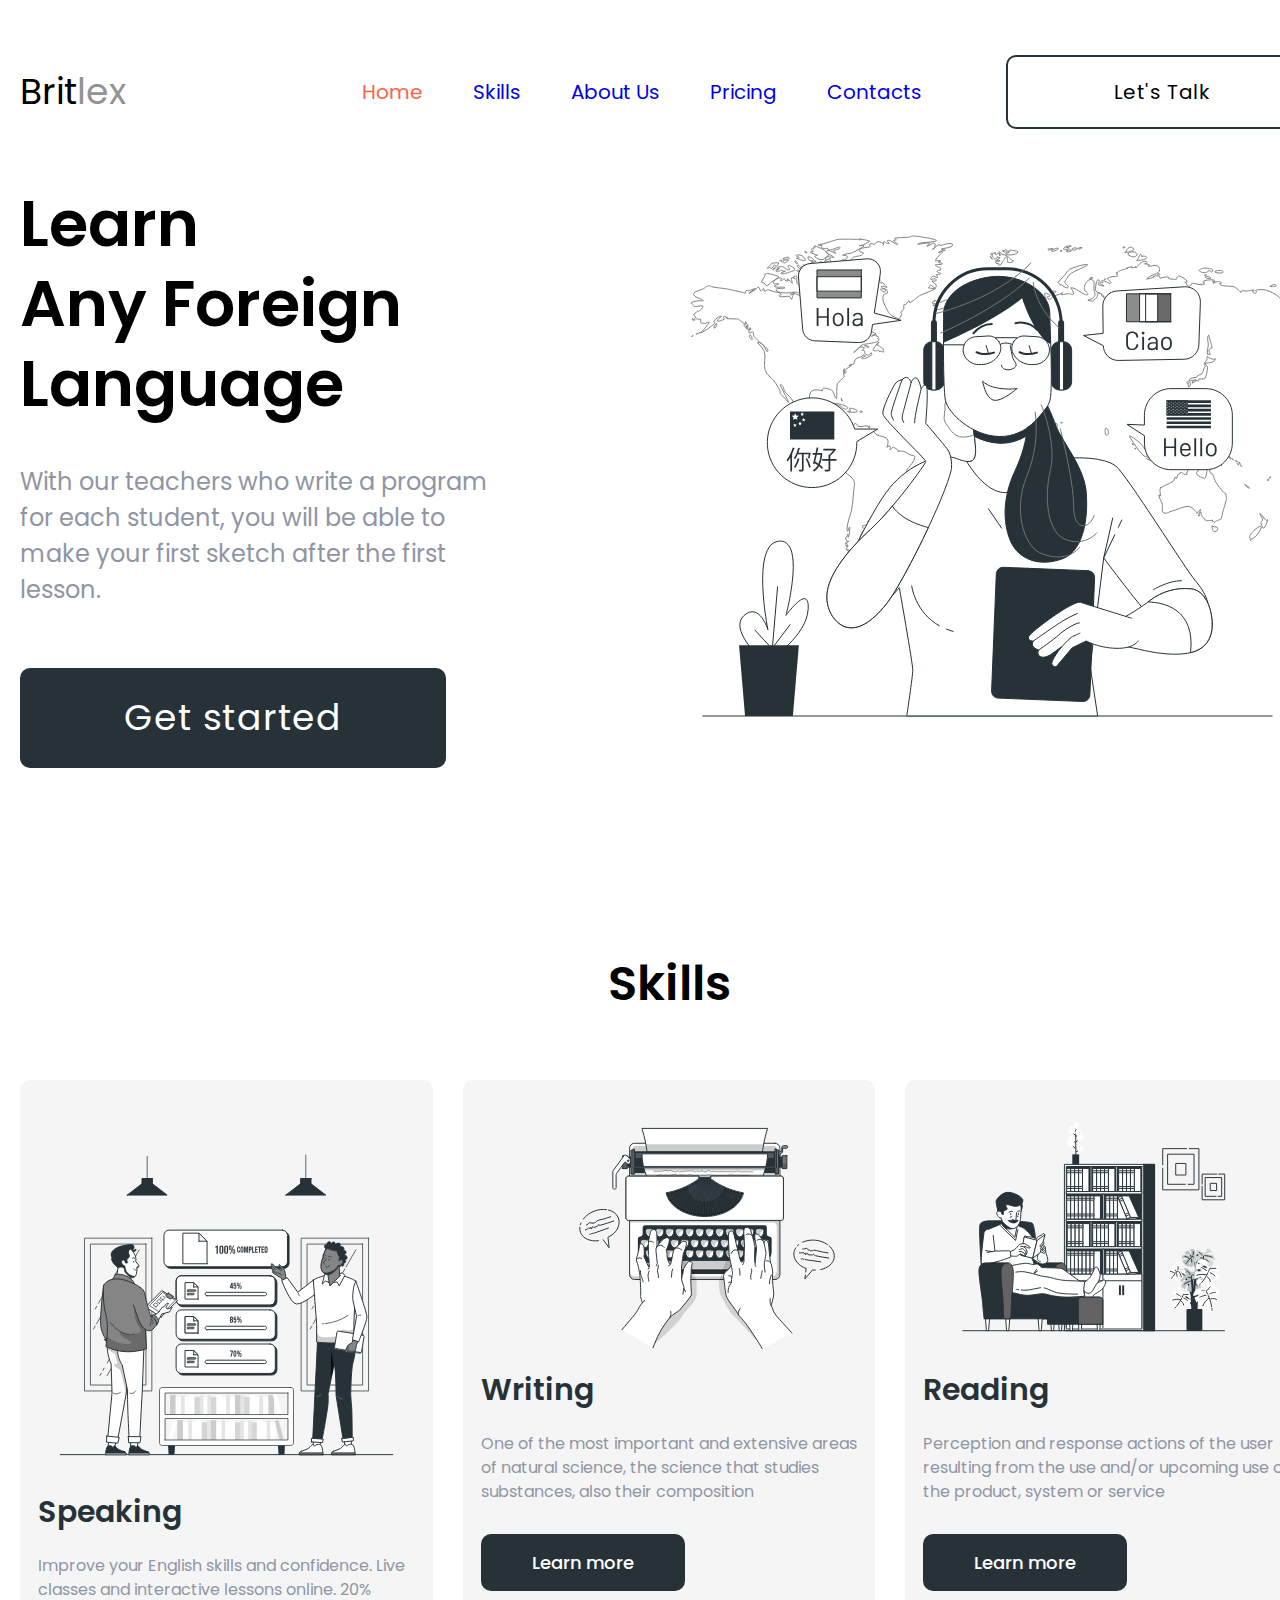
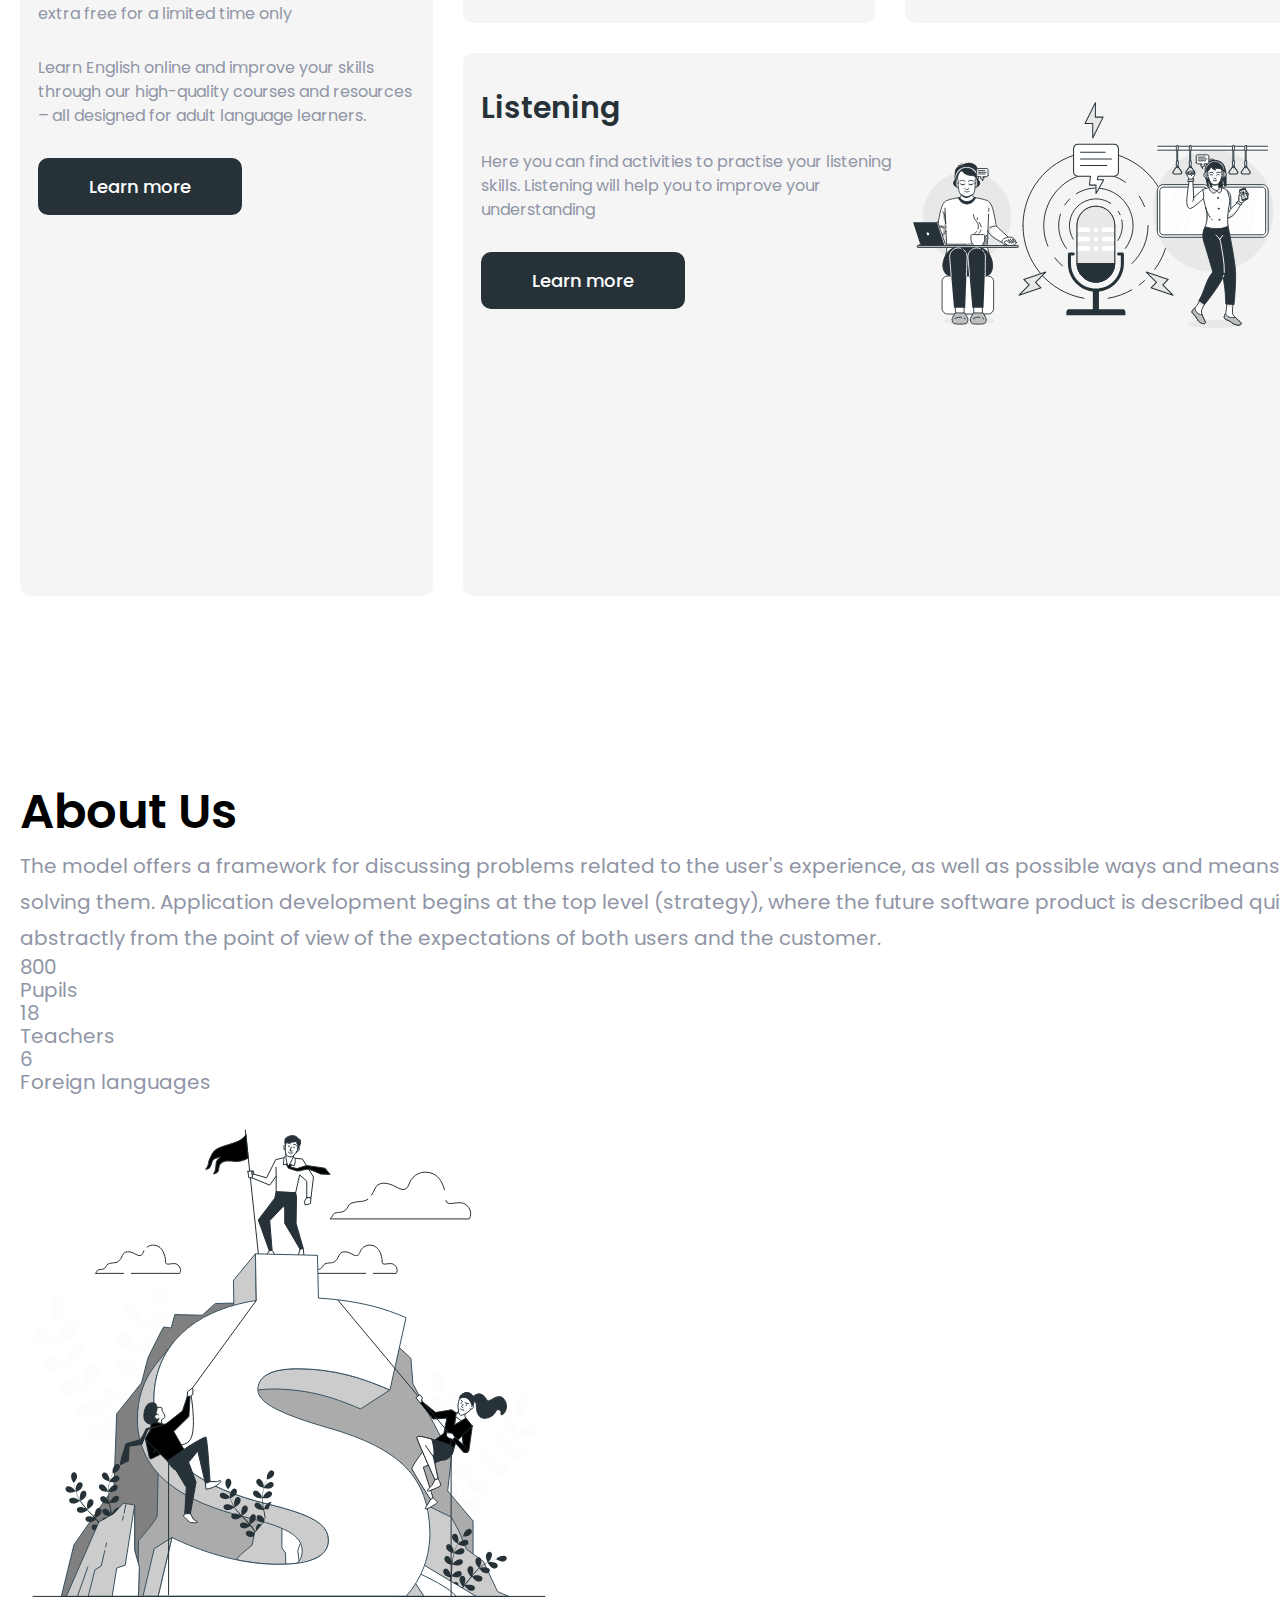
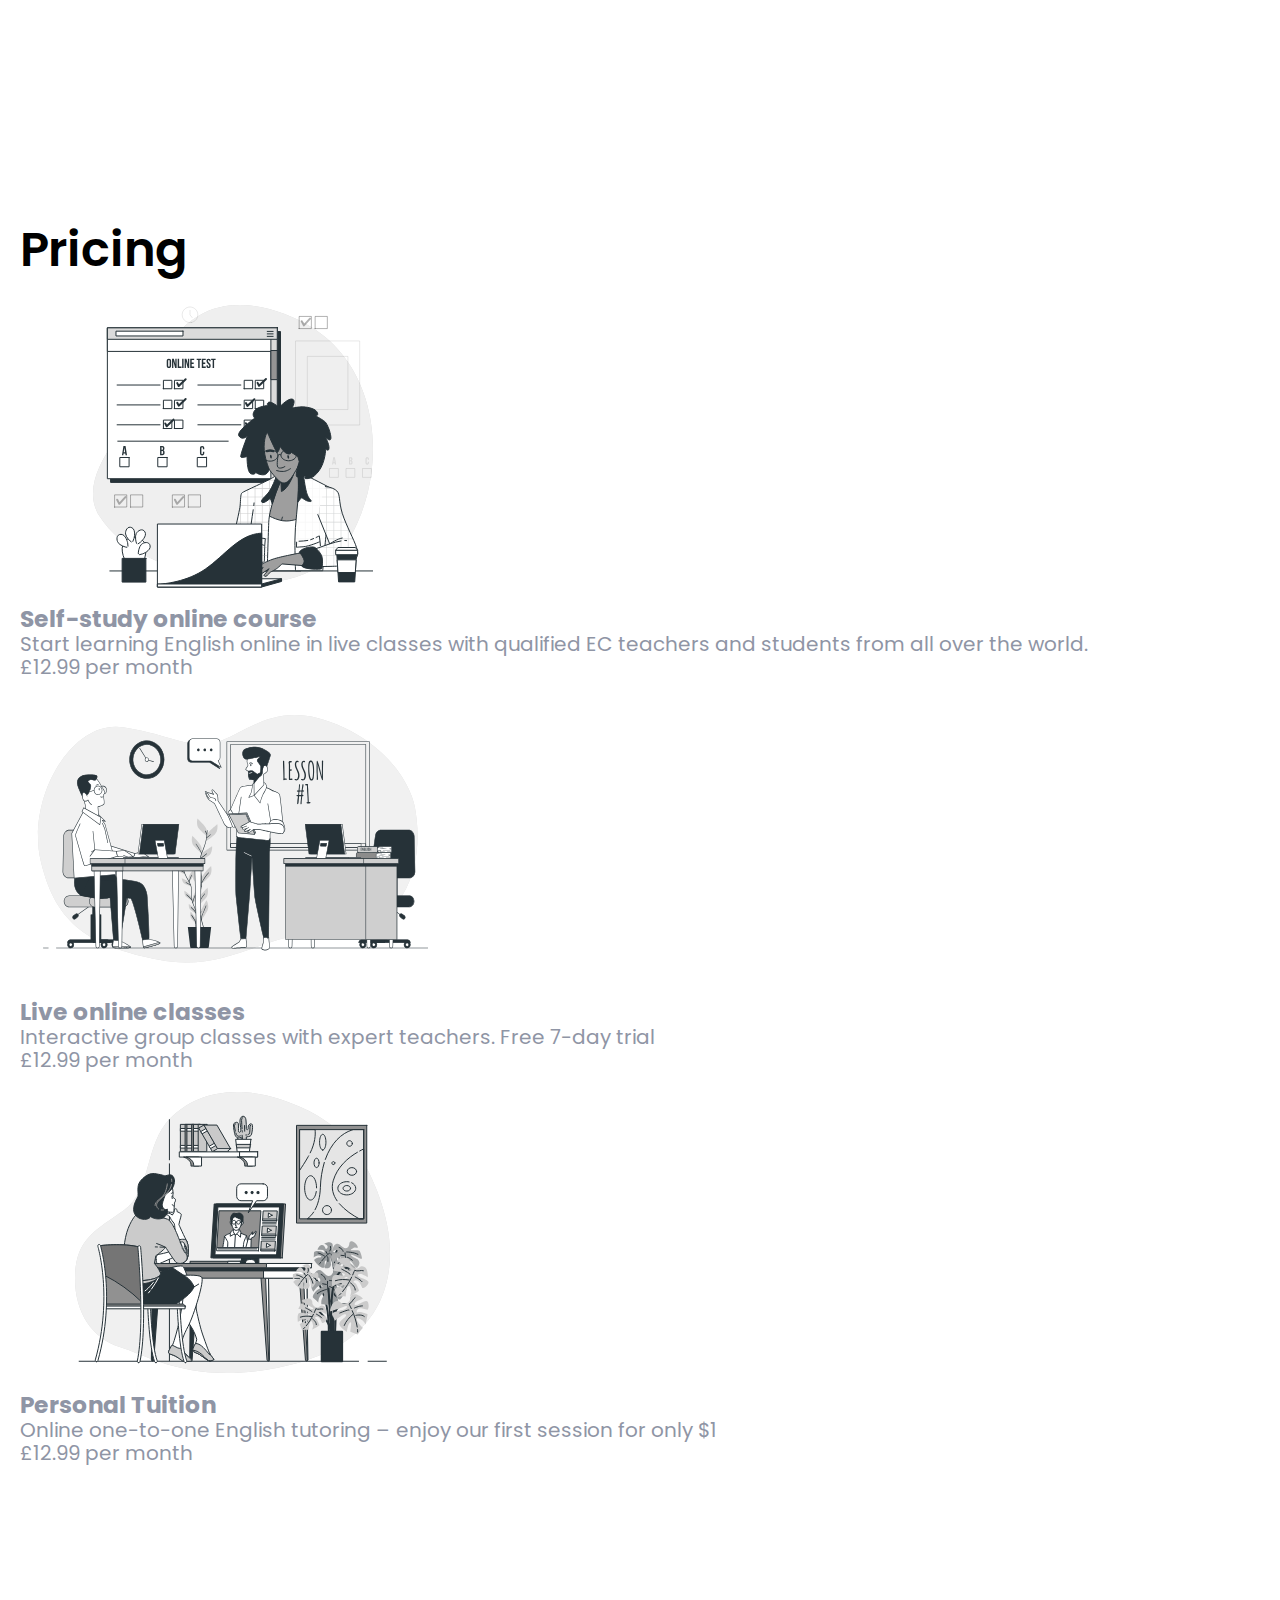
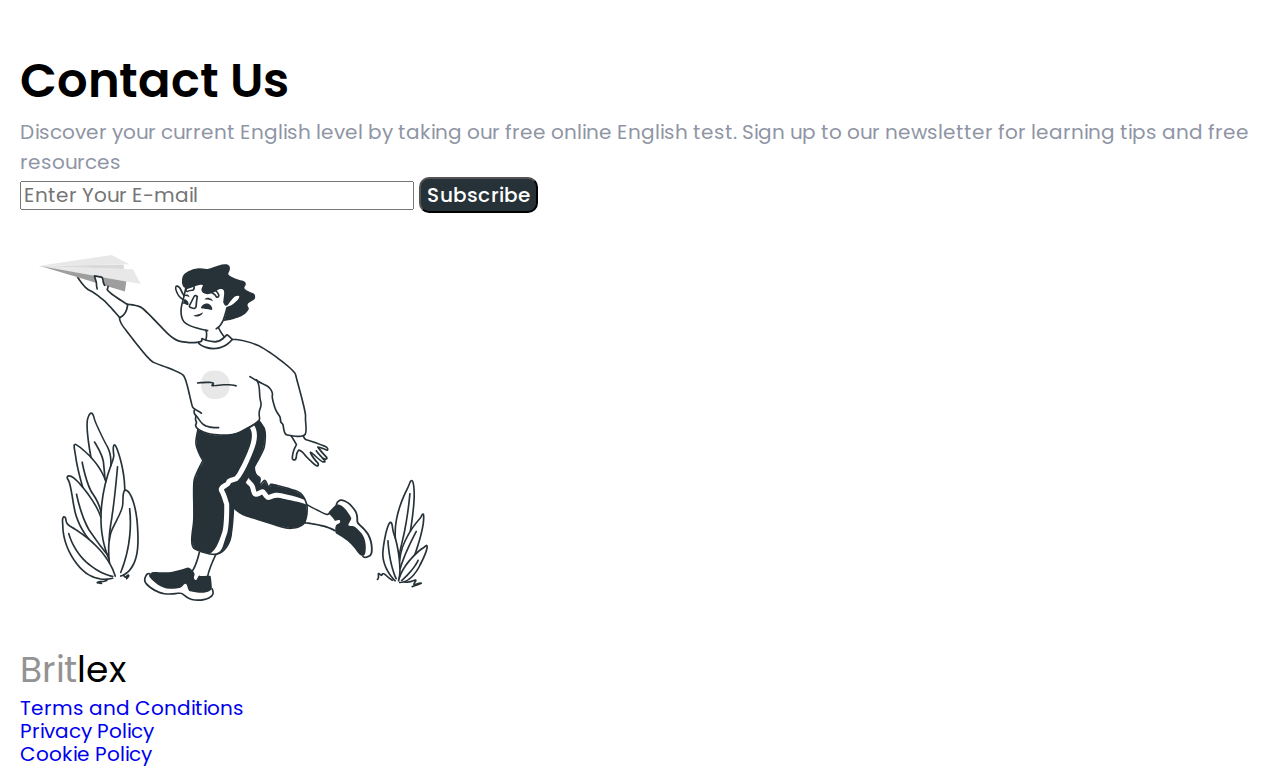
<file: index.html>
<!DOCTYPE html>
<html lang="en">
  <head>
    <meta charset="UTF-8" />
    <meta http-equiv="X-UA-Compatible" content="IE=edge" />
    <meta name="viewport" content="width=device-width, initial-scale=1.0" />
    <title>Britlex</title>
    <link rel="preconnect" href="https://fonts.googleapis.com" />
    <link rel="preconnect" href="https://fonts.gstatic.com" crossorigin />
    <link
      href="https://fonts.googleapis.com/css2?family=Poppins:wght@400;500;600&display=swap"
      rel="stylesheet"
    />
    <link
      rel="stylesheet"
      href="https://cdnjs.cloudflare.com/ajax/libs/modern-normalize/1.1.0/modern-normalize.css"
      integrity="sha512-Y0MM+V6ymRKN2zStTqzQ227DWhhp4Mzdo6gnlRnuaNCbc+YN/ZH0sBCLTM4M0oSy9c9VKiCvd4Jk44aCLrNS5Q=="
      crossorigin="anonymous"
      referrerpolicy="no-referrer"
    />
    <link rel="stylesheet" href="./css/style.css" />
  </head>

  <body>
    <!-- Header -->
    <header class="header navigation">
      <div class="container header-container">
        <a href="./index.html" class="link logo"
          >Brit<span class="logo-part">lex</span></a
        >
        <nav class="header-nav">
          <ul class="header-list">
            <li class="header-list-item">
              <a href="./index.html" class="header-list-link link current"
                >Home</a
              >
            </li>
            <li class="header-list-item">
              <a href="./portfolio.html" class="header-list-link link"
                >Skills</a
              >
            </li>
            <li class="header-list-item">
              <a href="#" class="header-list-link link">About Us</a>
            </li>
            <li class="header-list-item">
              <a href="#" class="header-list-link link">Pricing</a>
            </li>
            <li class="header-list-item">
              <a href="#" class="header-list-link link">Contacts</a>
            </li>
          </ul>
        </nav>
        <button type="button" class="header-btn">Let's Talk</button>
      </div>
    </header>
    <main>
      <!-- Hero -->
      <section class="hero indent">
        <div class="container hero-container">
          <div class="hero-container-info">
            <h1 class="hero-title">
              Learn<br />
              Any Foreign Language
            </h1>
            <p class="hero-descr">
              With our teachers who write a program for each student, you will
              be able to make your first sketch after the first lesson.
            </p>
            <button type="button" class="hero-btn">Get started</button>
          </div>
          <img
            class="hero-img"
            src="./img/learning-languages.svg"
            alt="Girl listening audio"
            width="654"
            height="510"
          />
        </div>
      </section>
      <!-- Skills -->
      <section class="skills indent">
        <div class="container">
          <h2 class="section-title skills-title">Skills</h2>
          <ul class="skills-list list">
            <li class="skills-list-item skills-speaking">
              <div class="speaking">
                <img
                  class="skills-list-img"
                  src="./img/shared-goals-bro-1.svg"
                  alt="Two people are talking"
                  width="390"
                  height="390"
                />
                <h3 class="skills-list-title">Speaking</h3>
                <p class="skills-list-descr">
                  Improve your English skills and confidence. Live classes and
                  interactive lessons online. 20% extra free for a limited time
                  only
                </p>
                <p class="skills-list-descr">
                  Learn English online and improve your skills through our
                  high-quality courses and resources – all designed for adult
                  language learners.
                </p>
                <a class="skills-list-link link" href="#">Learn more</a>
              </div>
            </li>
            <li class="skills-list-item skills-writting">
              <div class="writting">
                <img
                  class="skills-list-img"
                  src="./img/typewriter-bro-1.svg"
                  alt="Man typing on the keyboard"
                  width="390"
                  height="264"
                />
                <h3 class="skills-list-title">Writing</h3>
                <p class="skills-list-descr">
                  One of the most important and extensive areas of natural
                  science, the science that studies substances, also their
                  composition
                </p>
                <a class="skills-list-link link" href="#">Learn more</a>
              </div>
            </li>
            <li class="skills-list-item skills-reading">
              <div class="reading">
                <img
                  class="skills-list-img"
                  src="./img/house-bookshelves-bro-1.svg"
                  alt="Man reading a book"
                  width="390"
                  height="255"
                />
                <h3 class="skills-list-title">Reading</h3>
                <p class="skills-list-descr">
                  Perception and response actions of the user resulting from the
                  use and/or upcoming use of the product, system or service
                </p>
                <a class="skills-list-link link" href="#">Learn more</a>
              </div>
            </li>
            <li class="skills-list-item skills-listening">
              <div class="listening">
                <img
                  class="skills-list-img"
                  src="./img/podcast-audience-bro-1.svg"
                  alt="People listening to music"
                  width="408"
                  height="274"
                />
                <div>
                  <h3 class="skills-list-title">Listening</h3>
                  <p class="skills-list-descr">
                    Here you can find activities to practise your listening
                    skills. Listening will help you to improve your
                    understanding
                  </p>
                  <a class="skills-list-link link" href="#">Learn more</a>
                </div>
              </div>
            </li>
          </ul>
        </div>
      </section>
      <!-- About -->
      <section class="about indent">
        <div class="container about-container">
          <div>
            <h2 class="section-title about-title">About Us</h2>
            <p class="about-descr">
              The model offers a framework for discussing problems related to
              the user's experience, as well as possible ways and means of
              solving them. Application development begins at the top level
              (strategy), where the future software product is described quite
              abstractly from the point of view of the expectations of both
              users and the customer.
            </p>
            <ul class="about-list list">
              <li class="about-list-item">
                <span class="about-list-amount">800</span>
                <p class="about-list-text">Pupils</p>
              </li>
              <li class="about-list-item">
                <span class="about-list-amount">18</span>
                <p class="about-list-text">Teachers</p>
              </li>
              <li class="about-list-item">
                <span class="about-list-amount">6</span>
                <p class="about-list-text">Foreign languages</p>
              </li>
            </ul>
          </div>

          <img
            class="about-img"
            src="./img/business-competition-bro-1.svg"
            alt="business-competition"
            width="540"
            height="540"
          />
        </div>
      </section>
      <!-- Pricing -->
      <section class="pricing indent">
        <div class="container">
          <h2 class="section-title">Pricing</h2>
          <ul class="pricing-list list">
            <li class="pricing-list-item">
              <img
                class="pricing-list-img"
                src="./img/online.svg"
                alt="Online course"
                width="426"
                height="320"
              />
              <h3 class="pricing-list-title">Self-study online course</h3>
              <p class="pricing-list-descr">
                Start learning English online in live classes with qualified EC
                teachers and students from all over the world.
              </p>
              <div class="pricing-list-group">
                <span class="pricing-list-value">£12.99</span>
                <span class="pricing-list-period">per month</span>
              </div>
            </li>
            <li class="pricing-list-item">
              <img
                class="pricing-list-img"
                src="./img/lesson.svg"
                alt="Online classes"
                width="426"
                height="320"
              />
              <h3 class="pricing-list-title">Live online classes</h3>
              <p class="pricing-list-descr">
                Interactive group classes with expert teachers. Free 7-day trial
              </p>
              <div class="pricing-list-group">
                <span class="pricing-list-value">£12.99</span>
                <span class="pricing-list-period">per month</span>
              </div>
            </li>
            <li class="pricing-list-item">
              <img
                class="pricing-list-img"
                src="./img/webinar.svg"
                alt="Online webinar"
                width="426"
                height="320"
              />
              <h3 class="pricing-list-title">Personal Tuition</h3>
              <p class="pricing-list-descr">
                Online one-to-one English tutoring – enjoy our first session for
                only $1
              </p>
              <div class="pricing-list-group">
                <span class="pricing-list-value">£12.99</span>
                <span class="pricing-list-period">per month</span>
              </div>
            </li>
          </ul>
        </div>
      </section>
      <!-- Contacts Us -->
      <section class="contacts">
        <div class="container contacts-container">
          <div class="contacts-info">
            <h2 class="section-title">Contact Us</h2>
            <p class="contacts-descr">
              Discover your current English level by taking our free online
              English test. Sign up to our newsletter for learning tips and free
              resources
            </p>
            <form class="contacts-form" action="#">
              <input
                class="contacts-input"
                placeholder="Enter Your E-mail"
                type="text"
              />
              <button class="contacts-btn" type="submit">Subscribe</button>
            </form>
          </div>
          <img
            class="contacts-img"
            src="./img/contact.svg"
            alt="boy with planer"
            width="425"
            height="430"
          />
        </div>
      </section>
    </main>
    <footer class="footer navigation">
      <div class="container footer-container">
        <a class="link logo" href="#"><span class="logo-part">Brit</span>lex</a>
        <nav class="footer-nav">
          <ul class="footer-list list">
            <li class="footer-list-item">
              <a class="footer-list-link link" href="#">Terms and Conditions</a>
            </li>
            <li class="footer-list-item">
              <a class="footer-list-link link" href="#">Privacy Policy</a>
            </li>
            <li class="footer-list-item">
              <a class="footer-list-link link" href="#">Cookie Policy</a>
            </li>
          </ul>
        </nav>
      </div>
    </footer>
  </body>
</html>
</file>
<file: css/style.css>
:root {
    --primary-font: 'Poppins', sans-serif;
    --primary-text-color: #8F95A5;
    --secondary-text-color: #263238;
    --accent-text-color: tomato;
    --accent-background-color: tomato;
    --color-title: #000000;
    --color-logo: #939393;
    --color-primary-btn: #FFFFFF;
    --bgcolor-primary-btn: #263238;
    --color-complementary: #2A3246;
    --color-complementary-two: #546269;
    --bgcolor-section: #f5f5f5;
}

ul {
    list-style: none;
    padding-left: 0;
    margin-top: 0;
    margin-bottom: 0;
}

p,
h1,
h2,
h3,
h4,
h5,
h6 {
    margin-top: 0;
    margin-bottom: 0;
}

img {
    display: block;
    max-width: 100%;
    height: auto;
}

button {
    cursor: pointer;
}

.container {
    width: 1338px;
    padding-left: 20px;
    padding-right: 20px;
    margin: 0 auto;
    /* outline: 2px solid red; */
}

.indent {
    margin-bottom: 180px;
}

body {
    font-family: var(--primary-font);
    font-size: 20px;
    color: var(--primary-text-color);
}

/* ======= Components ======= */
.link {
    text-decoration: none;
}

.list {
    list-style: none;
}

.visually-hidden {
    position: absolute;
    width: 1px;
    height: 1px;
    margin: -1px;
    border: 0;
    padding: 0;
    white-space: nowrap;
    clip-path: inset(100%);
    clip: rect(0 0 0 0);
    overflow: hidden;
}

.section-title {
    font-weight: 600;
    font-size: 48px;
    line-height: calc(72/48);
    color: var(--color-title);
}

/* ====== /Components ====== */

/* ========= Header ========*/
.header {
    padding-top: 55px;
    padding-bottom: 55px;
}

.header-container {
    display: flex;
    align-items: center;
}

.header-list {
    display: flex;
    gap: 50px;
}

.logo {
    margin-right: 236px;
    font-size: 36px;
    line-height: calc(54/36);
    color: var(--color-title);
}

.logo-part {
    color: var(--color-logo);
}

.nav-link {
    display: block;
    padding-bottom: 20px;
    padding-top: 20px;
    font-weight: 500;
    line-height: calc(30/20);
    color: var(--secondary-text-color);
}

.nav-link:hover,
.nav-link:focus {
    color: var(--accent-text-color);
}

.header-btn {
    min-width: 312px;
    padding: 20px 0;
    margin-left: auto;

    font-size: 20px;
    line-height: calc(30/20);
    letter-spacing: 0.03em;

    background-color: transparent;
    color: var(--color-title);
    border: 2px solid var(--secondary-text-color);
    border-radius: 10px;
}

.header-btn:hover,
.header-btn:focus {
    background-color: var(--accent-background-color);
    color: var(--color-primary-btn);
}

.current {
    color: var(--accent-text-color);
}

/* ========= /Header =========*/

/* ======== Hero ============*/
.hero-container {
    display: flex;
    justify-content: space-between;
    gap: 144px;
}

.hero-title {
    margin-bottom: 40px;
    font-weight: 600;
    font-size: 64px;
    line-height: calc(80/64);
    color: var(--color-title);
}

.hero-descr {
    margin-bottom: 60px;
    font-size: 24px;
    line-height: calc(36/24);
}

.hero-btn {
    min-width: 426px;
    padding: 23px 64px;
    font-size: 36px;
    line-height: calc(54/36);
    letter-spacing: 0.03em;
    color: var(--color-primary-btn);
    background: var(--bgcolor-primary-btn);
    border-radius: 10px;
    border: transparent;
}

.hero-btn:hover,
.hero-btn:focus {
    background-color: var(--accent-background-color);
    color: var(--color-primary-btn);
}

/* ========= /Hero ==========*/

/* ========= Skills =========*/
.skills-title {
    text-align: center;
    margin-bottom: 60px;
}

.skills-list {
    display: grid;
    grid-template-columns: repeat(3, 1fr);
    grid-template-rows: repeat(2, 1fr);
    grid-column-gap: 30px;
    grid-row-gap: 30px;
}

.skills-speaking {
    grid-area: 1 / 1 / 3 / 2;
}

.skills-writting {
    grid-area: 1 / 2 / 2 / 3;
}

.skills-reading {
    grid-area: 1 / 3 / 2 / 4;
}

.skills-listening {
    grid-area: 2 / 2 / 3 / 4;
}

.skills-list .listening {
    display: flex;
    flex-direction: row-reverse;
}

.skills-list-item {
    background-color: var(--bgcolor-section);
    border-radius: 10px;
    ;
}

.skills-list .speaking {
    padding: 32px 18px 154px;
}

.skills-list .writting,
.skills-list .reading,
.skills-list .listening {
    padding: 32px 18px 32px;
}

.skills-list-title {
    margin-bottom: 20px;

    font-weight: 600;
    font-size: 30px;
    line-height: calc(45/30);

    color: var(--secondary-text-color);
}

.skills-list-descr {
    margin-bottom: 30px;

    font-size: 16px;
    line-height: calc(24/16);

    color: var(--primary-text-color);
}

.skills-list-link {
    display: inline-block;
    padding: 15px 51px;

    font-weight: 500;
    font-size: 18px;
    line-height: calc(27/18);

    color: var(--color-primary-btn);
    background: var(--bgcolor-primary-btn);
    border-radius: 10px;
}

.skills-list-link:hover,
.skills-list-link:focus {
    background-color: var(--accent-background-color);
    color: var(--color-primary-btn);
}

/* ========= /Skills ========*/

/* ======== About =========*/
.about-descr {
    line-height: calc(36/20);
}

.about-amount {
    font-weight: 600;
    font-size: 48px;
    line-height: calc(72/48);
    color: var(--color-complementary);
}

.about-text {
    line-height: calc(30/20);
}

/* ========= /About =========*/

/* ========= Pricing ========*/
.pricing-title {
    font-weight: 600;
    font-size: 30px;
    line-height: calc(48/30);
    text-transform: capitalize;
    color: var(--secondary-text-color);
}

.pricing-descr {
    line-height: calc(30/20);
}

.pricing-value {
    font-size: 24px;
    line-height: calc(36/24);
    color: var(--secondary-text-color);
}


.pricing-period {
    font-size: 18px;
    line-height: calc(27/18);
    color: var(--color-complementary-two);
}

/* ======== /Pricing ========*/

/* ======== Contacts ========*/
.contacts-descr {
    line-height: calc(30/20);
}

.contacts-btn {
    font-weight: 500;
    font-size: 20px;
    line-height: calc(30/20);
    letter-spacing: 0.03em;
    color: var(--color-primary-btn);
    background: var(--bgcolor-primary-btn);
    border-radius: 10px;
    cursor: pointer;
}

.contacts-btn:hover,
.contacts-btn:focus {
    background-color: var(--accent-background-color);
    color: var(--color-primary-btn);
}

.footer-link {
    font-size: 24px;
    line-height: calc(36/24);
    letter-spacing: 0.02em;
    color: var(--primary-text-color);
}

/* ======= /Contacts ========*/
</file>
